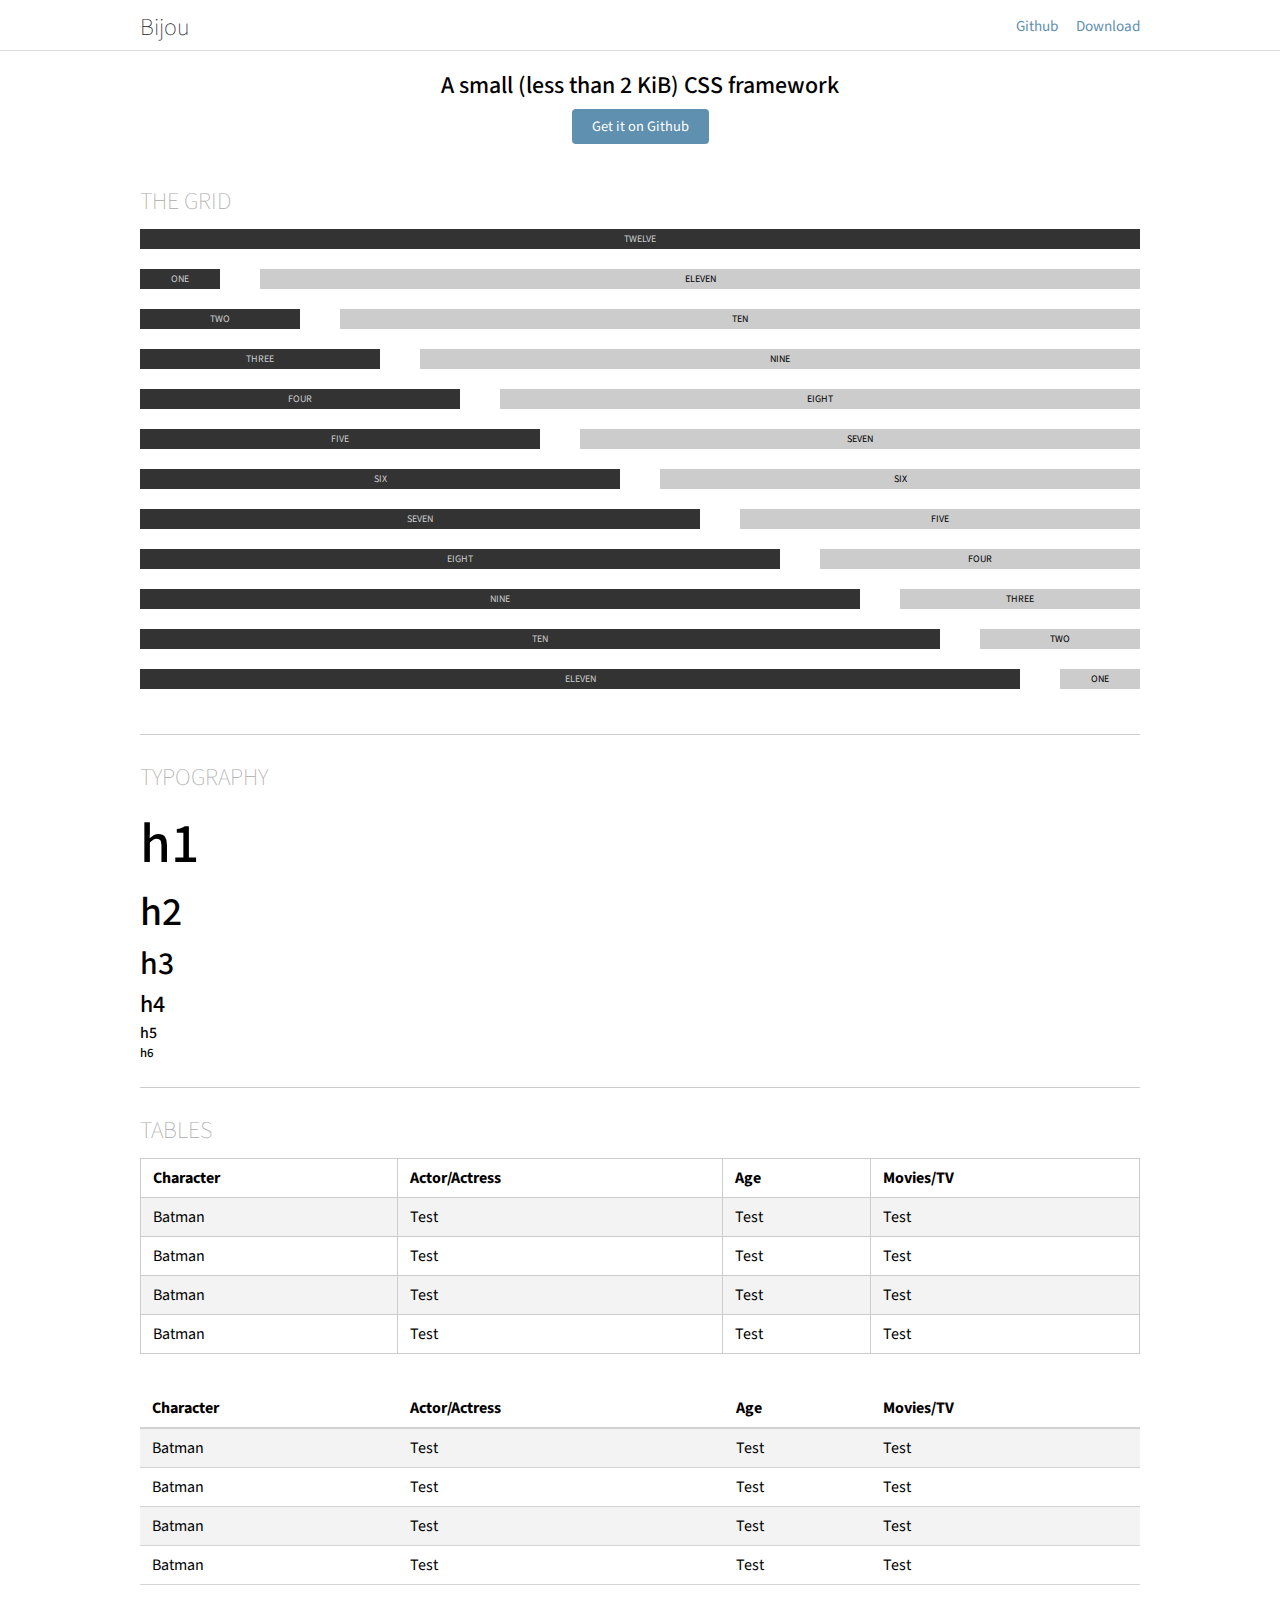
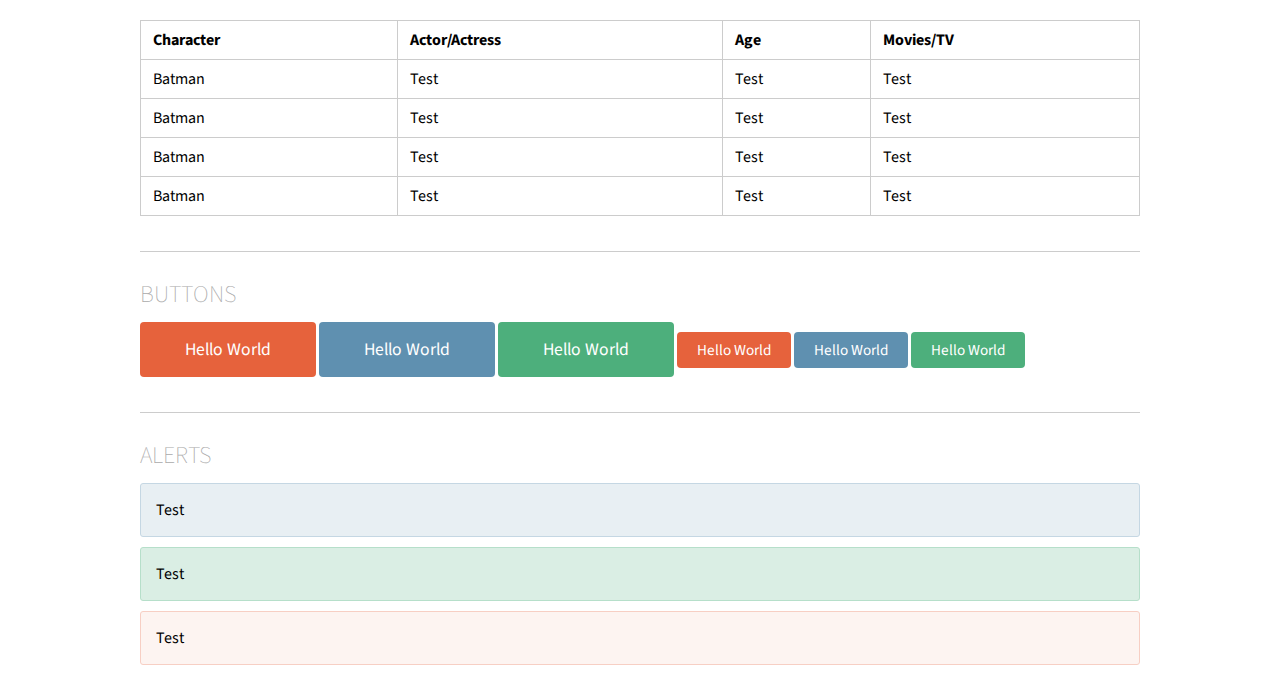
<file: bijou-master/index.html>
<!DOCTYPE html>
<html lang='en'>
  <head>
    <title>Bijou CSS Framework</title>
    <meta name="description" content="A beautiful CSS framework in under 2 KiB">
    <meta name="viewport" content="width=device-width, initial-scale=1.0" />
    <link rel="stylesheet" href="css/bijou.min.css">
    <style type='text/css'>
      body{
        margin-top:60px;
      }
      .light{
        background:#CCC;'
        color:#333;
      }
      .dark{
        background:#333;
        color:#CCC;
      }
      .grid{
        text-align:center;
        font-size:10px;
      }
      .banner{
        text-align:center;
        padding:10px 0;
      }
      .table{
        margin-bottom:35px;
      }
      .banner button{
        margin-top:7px;
      }
      .divider{
        width:100%;
        background:#CCC;
        height:1px;
        margin:25px 0;
      }
      .explainer{
        font-weight:200;
        color:#AAA;
        margin-bottom:10px;
      }
      button{
      	margin-bottom:10px;
      }
    </style>
    <script>
      !function(g,s,q,r,d){r=g[r]=g[r]||function(){(r.q=r.q||[]).push(
      arguments)};d=s.createElement(q);q=s.getElementsByTagName(q)[0];
      d.src='//d1l6p2sc9645hc.cloudfront.net/tracker.js';q.parentNode.
      insertBefore(d,q)}(window,document,'script','_gs');

      _gs('GSN-340356-F');
    </script>
  </head>
  <body>
    <div class='navbar fixed'>
      <div class='container'>
        <h4 class='pull-left'>Bijou</h4>
        <ul class='pull-right'>
          <li><a href='https://github.com/andhart/bijou'>Github</a></li>
          <li><a href='https://github.com/andhart/bijou/archive/master.zip'>Download</a></li>
        </ul>
      </div>
    </div>
    <div class='container'>
      
      <div class='banner row'>
        <div class='span twelve'>
          <h4>A small (less than 2 KiB) CSS framework</h4>
          <a href='https://github.com/andhart/bijou'><button class='button primary small'>Get it on Github</button></a>
        </div>
      </div>
      
      <h4 class='explainer'>THE GRID</h4>
      <div class='grid'>
        <div class='row'>
          <div class='span twelve dark'>TWELVE</div>
        </div>
        <div class='row'>
          <div class='span one dark'>ONE</div><div class='span eleven light'>ELEVEN</div>
        </div>
        <div class='row'>
          <div class='span two dark'>TWO</div><div class='span ten light'>TEN</div>
        </div>
        <div class='row'>
          <div class='span three dark'>THREE</div><div class='span nine light'>NINE</div>
        </div>
        <div class='row'>
          <div class='span four dark'>FOUR</div><div class='span eight light'>EIGHT</div>
        </div>
        <div class='row'>
          <div class='span five dark'>FIVE</div><div class='span seven light'>SEVEN</div>
        </div>
        <div class='row'>
          <div class='span six dark'>SIX</div><div class='span six light'>SIX</div>
        </div>
        <div class='row'>
          <div class='span seven dark'>SEVEN</div><div class='span five light'>FIVE</div>
        </div>
        <div class='row'>
          <div class='span eight dark'>EIGHT</div><div class='span four light'>FOUR</div>
        </div>
        <div class='row'>
          <div class='span nine dark'>NINE</div><div class='span three light'>THREE</div>
        </div>
        <div class='row'>
          <div class='span ten dark'>TEN</div><div class='span two light'>TWO</div>
        </div>
        <div class='row'>
          <div class='span eleven dark'>ELEVEN</div><div class='span one light'>ONE</div>
        </div>
      </div>
      <div class='divider'></div>
      <h4 class='explainer'>TYPOGRAPHY</h4>
      
      <h1>h1</h1>
      <h2>h2</h2>
      <h3>h3</h3>
      <h4>h4</h4>
      <h5>h5</h5>
      <h6>h6</h6>
      
      <div class='divider'></div>
      <h4 class='explainer'>TABLES</h4>
      
      <table class='table table-striped table-bordered'>
        <thead>
          <tr>
            <th>Character</th>
            <th>Actor/Actress</th>
            <th>Age</th>
            <th>Movies/TV</th>
          </tr>
        </thead>
        <tbody>
          <tr>
            <td>Batman</td>
            <td>Test</td>
            <td>Test</td>
            <td>Test</td>
          </tr>
          <tr>
            <td>Batman</td>
            <td>Test</td>
            <td>Test</td>
            <td>Test</td>
          </tr>
          <tr>
            <td>Batman</td>
            <td>Test</td>
            <td>Test</td>
            <td>Test</td>
          </tr>
          <tr>
            <td>Batman</td>
            <td>Test</td>
            <td>Test</td>
            <td>Test</td>
          </tr>
        </tbody>
      </table>
      
      <table class='table table-striped'>
        <thead>
          <tr>
            <th>Character</th>
            <th>Actor/Actress</th>
            <th>Age</th>
            <th>Movies/TV</th>
          </tr>
        </thead>
        <tbody>
          <tr>
            <td>Batman</td>
            <td>Test</td>
            <td>Test</td>
            <td>Test</td>
          </tr>
          <tr>
            <td>Batman</td>
            <td>Test</td>
            <td>Test</td>
            <td>Test</td>
          </tr>
          <tr>
            <td>Batman</td>
            <td>Test</td>
            <td>Test</td>
            <td>Test</td>
          </tr>
          <tr>
            <td>Batman</td>
            <td>Test</td>
            <td>Test</td>
            <td>Test</td>
          </tr>
        </tbody>
      </table>
      
      <table class='table table-bordered'>
        <thead>
          <tr>
            <th>Character</th>
            <th>Actor/Actress</th>
            <th>Age</th>
            <th>Movies/TV</th>
          </tr>
        </thead>
        <tbody>
          <tr>
            <td>Batman</td>
            <td>Test</td>
            <td>Test</td>
            <td>Test</td>
          </tr>
          <tr>
            <td>Batman</td>
            <td>Test</td>
            <td>Test</td>
            <td>Test</td>
          </tr>
          <tr>
            <td>Batman</td>
            <td>Test</td>
            <td>Test</td>
            <td>Test</td>
          </tr>
          <tr>
            <td>Batman</td>
            <td>Test</td>
            <td>Test</td>
            <td>Test</td>
          </tr>
        </tbody>
      </table>
      <div class='divider'></div>
      <h4 class='explainer'>BUTTONS</h4>
      
      <button class='button danger large'>Hello World</button>
      <button class='button primary large'>Hello World</button>
      <button class='button success large'>Hello World</button>
      <button class='button danger small'>Hello World</button>
      <button class='button primary small'>Hello World</button>
      <button class='button success small'>Hello World</button>
      
      <div class='divider'></div>
      <h4 class='explainer'>ALERTS</h4>
      
      <div class='alert primary'><p>Test</p></div>
      <div class='alert success'><p>Test</p></div>
      <div class='alert danger'><p>Test</p></div>
      
    </div>
  </body>
</html>
</file>
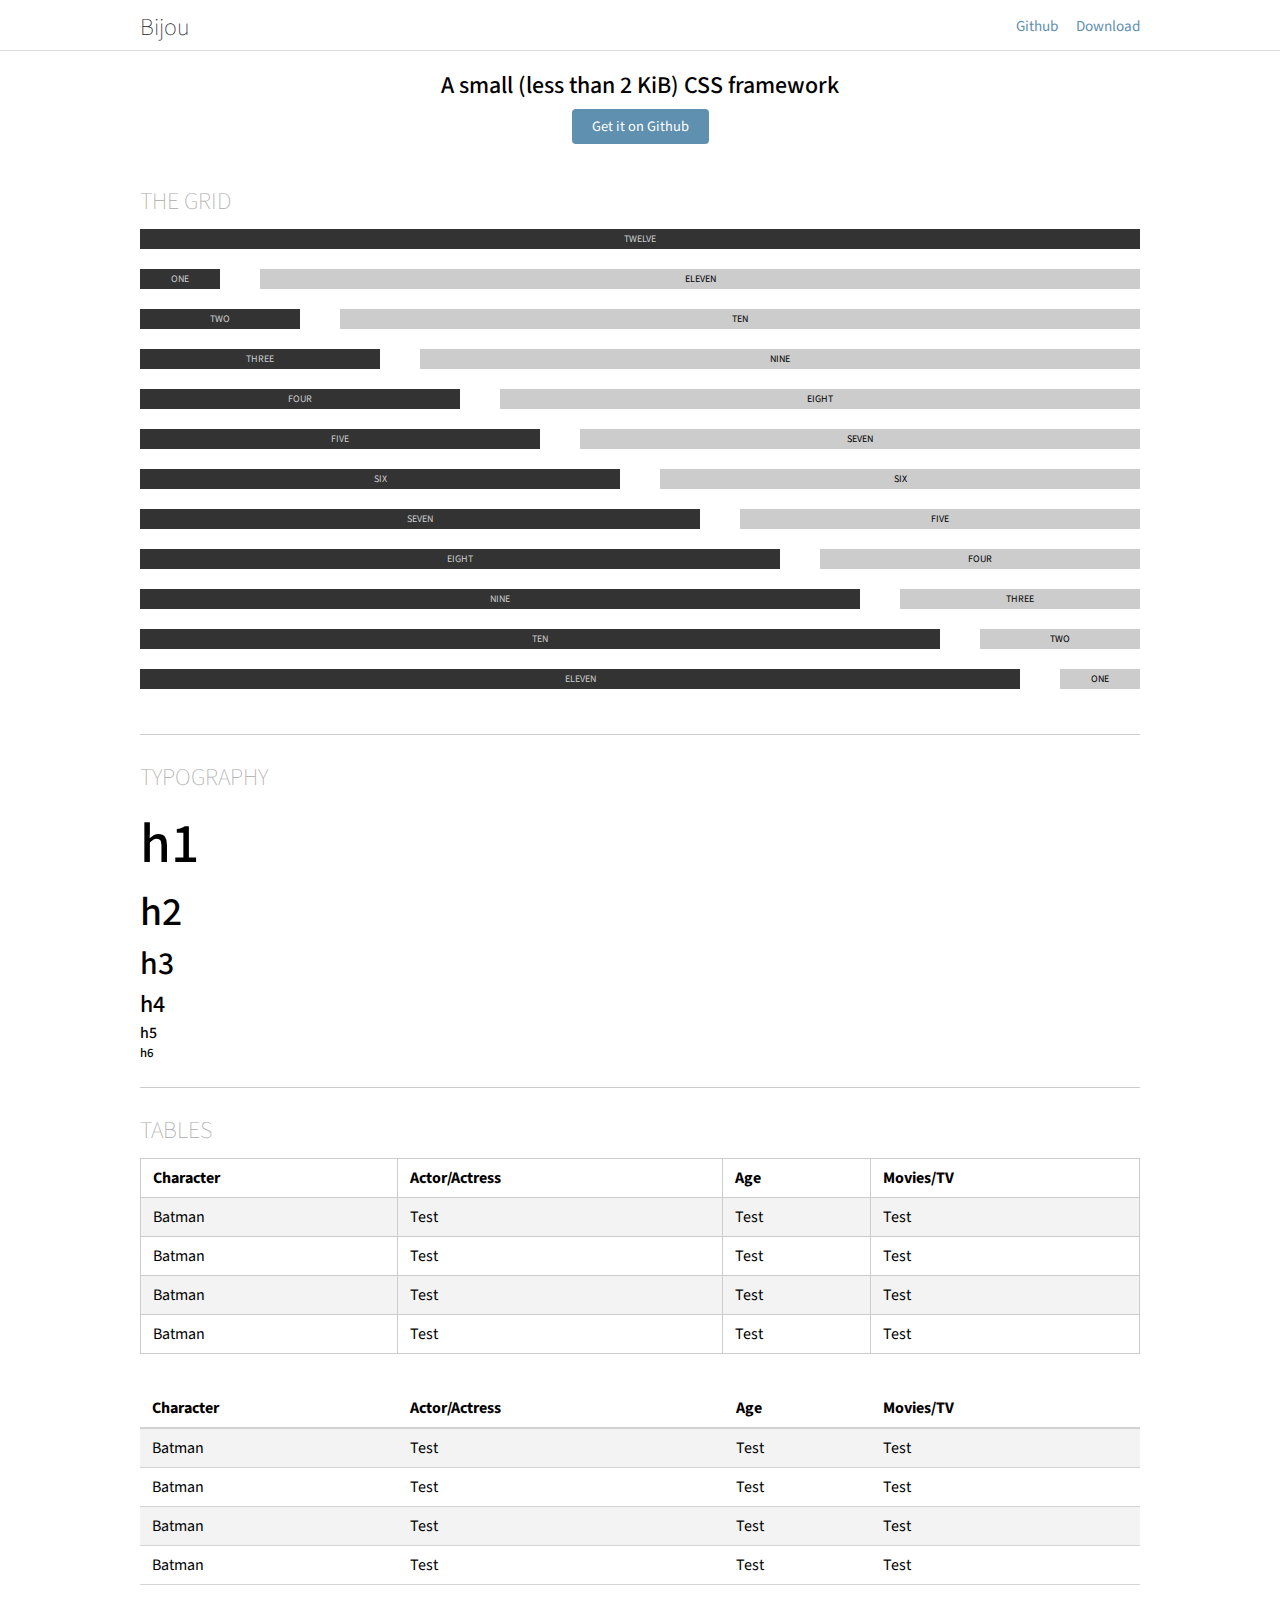
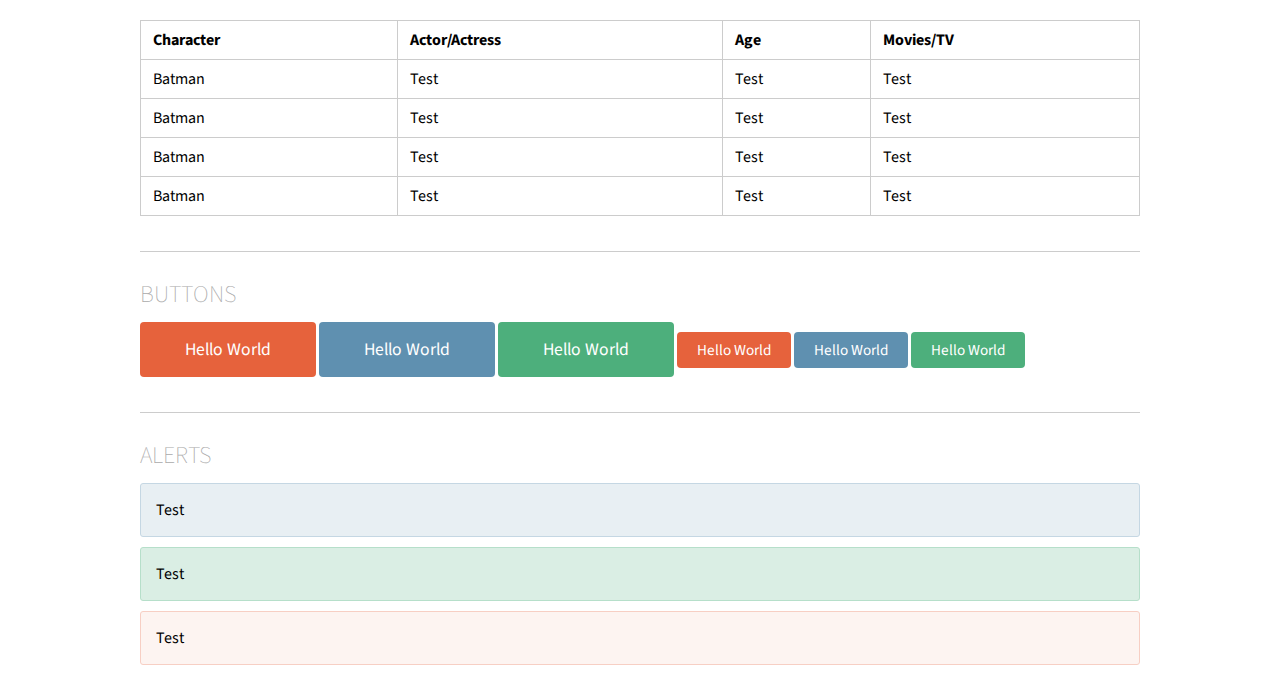
<file: sgpd/bijou-master/index.html>
<!DOCTYPE html>
<html lang='en'>
  <head>
    <title>Bijou CSS Framework</title>
    <meta name="description" content="A beautiful CSS framework in under 2 KiB">
    <meta name="viewport" content="width=device-width, initial-scale=1.0" />
    <link rel="stylesheet" href="css/bijou.min.css">
    <style type='text/css'>
      body{
        margin-top:60px;
      }
      .light{
        background:#CCC;'
        color:#333;
      }
      .dark{
        background:#333;
        color:#CCC;
      }
      .grid{
        text-align:center;
        font-size:10px;
      }
      .banner{
        text-align:center;
        padding:10px 0;
      }
      .table{
        margin-bottom:35px;
      }
      .banner button{
        margin-top:7px;
      }
      .divider{
        width:100%;
        background:#CCC;
        height:1px;
        margin:25px 0;
      }
      .explainer{
        font-weight:200;
        color:#AAA;
        margin-bottom:10px;
      }
      button{
      	margin-bottom:10px;
      }
    </style>
    <script>
      !function(g,s,q,r,d){r=g[r]=g[r]||function(){(r.q=r.q||[]).push(
      arguments)};d=s.createElement(q);q=s.getElementsByTagName(q)[0];
      d.src='//d1l6p2sc9645hc.cloudfront.net/tracker.js';q.parentNode.
      insertBefore(d,q)}(window,document,'script','_gs');

      _gs('GSN-340356-F');
    </script>
  </head>
  <body>
    <div class='navbar fixed'>
      <div class='container'>
        <h4 class='pull-left'>Bijou</h4>
        <ul class='pull-right'>
          <li><a href='https://github.com/andhart/bijou'>Github</a></li>
          <li><a href='https://github.com/andhart/bijou/archive/master.zip'>Download</a></li>
        </ul>
      </div>
    </div>
    <div class='container'>
      
      <div class='banner row'>
        <div class='span twelve'>
          <h4>A small (less than 2 KiB) CSS framework</h4>
          <a href='https://github.com/andhart/bijou'><button class='button primary small'>Get it on Github</button></a>
        </div>
      </div>
      
      <h4 class='explainer'>THE GRID</h4>
      <div class='grid'>
        <div class='row'>
          <div class='span twelve dark'>TWELVE</div>
        </div>
        <div class='row'>
          <div class='span one dark'>ONE</div><div class='span eleven light'>ELEVEN</div>
        </div>
        <div class='row'>
          <div class='span two dark'>TWO</div><div class='span ten light'>TEN</div>
        </div>
        <div class='row'>
          <div class='span three dark'>THREE</div><div class='span nine light'>NINE</div>
        </div>
        <div class='row'>
          <div class='span four dark'>FOUR</div><div class='span eight light'>EIGHT</div>
        </div>
        <div class='row'>
          <div class='span five dark'>FIVE</div><div class='span seven light'>SEVEN</div>
        </div>
        <div class='row'>
          <div class='span six dark'>SIX</div><div class='span six light'>SIX</div>
        </div>
        <div class='row'>
          <div class='span seven dark'>SEVEN</div><div class='span five light'>FIVE</div>
        </div>
        <div class='row'>
          <div class='span eight dark'>EIGHT</div><div class='span four light'>FOUR</div>
        </div>
        <div class='row'>
          <div class='span nine dark'>NINE</div><div class='span three light'>THREE</div>
        </div>
        <div class='row'>
          <div class='span ten dark'>TEN</div><div class='span two light'>TWO</div>
        </div>
        <div class='row'>
          <div class='span eleven dark'>ELEVEN</div><div class='span one light'>ONE</div>
        </div>
      </div>
      <div class='divider'></div>
      <h4 class='explainer'>TYPOGRAPHY</h4>
      
      <h1>h1</h1>
      <h2>h2</h2>
      <h3>h3</h3>
      <h4>h4</h4>
      <h5>h5</h5>
      <h6>h6</h6>
      
      <div class='divider'></div>
      <h4 class='explainer'>TABLES</h4>
      
      <table class='table table-striped table-bordered'>
        <thead>
          <tr>
            <th>Character</th>
            <th>Actor/Actress</th>
            <th>Age</th>
            <th>Movies/TV</th>
          </tr>
        </thead>
        <tbody>
          <tr>
            <td>Batman</td>
            <td>Test</td>
            <td>Test</td>
            <td>Test</td>
          </tr>
          <tr>
            <td>Batman</td>
            <td>Test</td>
            <td>Test</td>
            <td>Test</td>
          </tr>
          <tr>
            <td>Batman</td>
            <td>Test</td>
            <td>Test</td>
            <td>Test</td>
          </tr>
          <tr>
            <td>Batman</td>
            <td>Test</td>
            <td>Test</td>
            <td>Test</td>
          </tr>
        </tbody>
      </table>
      
      <table class='table table-striped'>
        <thead>
          <tr>
            <th>Character</th>
            <th>Actor/Actress</th>
            <th>Age</th>
            <th>Movies/TV</th>
          </tr>
        </thead>
        <tbody>
          <tr>
            <td>Batman</td>
            <td>Test</td>
            <td>Test</td>
            <td>Test</td>
          </tr>
          <tr>
            <td>Batman</td>
            <td>Test</td>
            <td>Test</td>
            <td>Test</td>
          </tr>
          <tr>
            <td>Batman</td>
            <td>Test</td>
            <td>Test</td>
            <td>Test</td>
          </tr>
          <tr>
            <td>Batman</td>
            <td>Test</td>
            <td>Test</td>
            <td>Test</td>
          </tr>
        </tbody>
      </table>
      
      <table class='table table-bordered'>
        <thead>
          <tr>
            <th>Character</th>
            <th>Actor/Actress</th>
            <th>Age</th>
            <th>Movies/TV</th>
          </tr>
        </thead>
        <tbody>
          <tr>
            <td>Batman</td>
            <td>Test</td>
            <td>Test</td>
            <td>Test</td>
          </tr>
          <tr>
            <td>Batman</td>
            <td>Test</td>
            <td>Test</td>
            <td>Test</td>
          </tr>
          <tr>
            <td>Batman</td>
            <td>Test</td>
            <td>Test</td>
            <td>Test</td>
          </tr>
          <tr>
            <td>Batman</td>
            <td>Test</td>
            <td>Test</td>
            <td>Test</td>
          </tr>
        </tbody>
      </table>
      <div class='divider'></div>
      <h4 class='explainer'>BUTTONS</h4>
      
      <button class='button danger large'>Hello World</button>
      <button class='button primary large'>Hello World</button>
      <button class='button success large'>Hello World</button>
      <button class='button danger small'>Hello World</button>
      <button class='button primary small'>Hello World</button>
      <button class='button success small'>Hello World</button>
      
      <div class='divider'></div>
      <h4 class='explainer'>ALERTS</h4>
      
      <div class='alert primary'><p>Test</p></div>
      <div class='alert success'><p>Test</p></div>
      <div class='alert danger'><p>Test</p></div>
      
    </div>
  </body>
</html>
</file>
<file: bijou-master/css/bijou.min.css>
@import url(http://fonts.googleapis.com/css?family=Source+Sans+Pro:300,400,600,700);a{font-size:.95em;text-decoration:none;color:#5f90b0}a:hover{color:#406882}*{margin:0;padding:0;font-family:"Source Sans Pro",sans-serif}.container{width:1000px;margin:0 auto}.pull-left{float:left}.pull-right{float:right}.row{min-height:2em;line-height:2em;width:100%}.span{float:left;display:inline;min-height:1em;margin:0 2% 20px 2%}.span:first-child{margin-left:0}.span:last-child{margin-right:0}.one{width:8%}.two{width:16%}.three{width:24%}.four{width:32%}.five{width:40%}.six{width:48%}.seven{width:56%}.eight{width:64%}.nine{width:72%}.ten{width:80%}.eleven{width:88%}.twelve{width:100%}.container:after{content:"\0020";display:block;height:0;clear:both;visibility:hidden}.row:before,.row:after{content:'\0020';display:block;overflow:hidden;visibility:hidden;width:0;height:0}.row:after{clear:both}.row{zoom:1}h1,h2,h3,h4,h5,h6{font-weight:500}h1{font-size:3.5em}h2{font-size:2.5em}h3{font-size:2em}h4{font-size:1.5em}h5{font-size:1em}h6{font-size:.8em}.table{width:100%;border-spacing:0;border-collapse:collapse;text-align:left}.table th,.table td{border-bottom:2px #d1d1d1 solid;padding:8px 12px}.table td{border-bottom:1px #d4d4d4 solid}.table.table-striped tbody tr:nth-child(2n+1){background-color:#f3f3f3}.table.table-bordered{border:1px #CCC solid}.table.table-bordered td,.table.table-bordered th{border:1px #CCC solid}.button{border:0;border-radius:4px;outline:0;cursor:pointer;}.button.small{padding:7px 20px;font-size:.95em}.button.large{padding:15px 45px;font-size:1.1em}.button.primary{color:#FFF;background:#5f90b0}.button.primary:hover{background:#5589ab}.button.success{color:#FFF;background:#4daf7c}.button.success:hover{background:#48a474}.button.danger{color:#FFF;background:#e6623c}.button.danger:hover{background:#e4572e}.navbar{background:#FFF;padding:10px;margin-bottom:10px;border-bottom:1px #DDD solid;height:30px}.navbar h4{color:#191919;font-weight:200}.navbar li{display:inline-block;padding:.3em 15px 0 0}.navbar li:last-child{padding-right:0}.navbar.fixed{position:fixed;left:0;right:0;top:0}.alert{padding:15px;margin:10px 0;border-radius:3px}.alert.primary{background:#e8eff3;border:1px #c5d7e3 solid}.alert.success{background:#daeee4;border:1px #b6dfca solid}.alert.danger{background:#fdf4f1;border:1px #f7cfc4 solid}@media only screen and (min-width: 768px) and (max-width: 999px){.container{width:768px}}@media only screen and (max-width: 767px){.container{width:300px}.container .table{width:100%;display:block;overflow:auto}}@media only screen and (min-width: 480px) and (max-width: 767px){.container{width:420px}.container .table{display:table}}
</file>
<file: sgpd/bijou-master/css/bijou.min.css>
@import url(http://fonts.googleapis.com/css?family=Source+Sans+Pro:300,400,600,700);a{font-size:.95em;text-decoration:none;color:#5f90b0}a:hover{color:#406882}*{margin:0;padding:0;font-family:"Source Sans Pro",sans-serif}.container{width:1000px;margin:0 auto}.pull-left{float:left}.pull-right{float:right}.row{min-height:2em;line-height:2em;width:100%}.span{float:left;display:inline;min-height:1em;margin:0 2% 20px 2%}.span:first-child{margin-left:0}.span:last-child{margin-right:0}.one{width:8%}.two{width:16%}.three{width:24%}.four{width:32%}.five{width:40%}.six{width:48%}.seven{width:56%}.eight{width:64%}.nine{width:72%}.ten{width:80%}.eleven{width:88%}.twelve{width:100%}.container:after{content:"\0020";display:block;height:0;clear:both;visibility:hidden}.row:before,.row:after{content:'\0020';display:block;overflow:hidden;visibility:hidden;width:0;height:0}.row:after{clear:both}.row{zoom:1}h1,h2,h3,h4,h5,h6{font-weight:500}h1{font-size:3.5em}h2{font-size:2.5em}h3{font-size:2em}h4{font-size:1.5em}h5{font-size:1em}h6{font-size:.8em}.table{width:100%;border-spacing:0;border-collapse:collapse;text-align:left}.table th,.table td{border-bottom:2px #d1d1d1 solid;padding:8px 12px}.table td{border-bottom:1px #d4d4d4 solid}.table.table-striped tbody tr:nth-child(2n+1){background-color:#f3f3f3}.table.table-bordered{border:1px #CCC solid}.table.table-bordered td,.table.table-bordered th{border:1px #CCC solid}.button{border:0;border-radius:4px;outline:0;cursor:pointer;}.button.small{padding:7px 20px;font-size:.95em}.button.large{padding:15px 45px;font-size:1.1em}.button.primary{color:#FFF;background:#5f90b0}.button.primary:hover{background:#5589ab}.button.success{color:#FFF;background:#4daf7c}.button.success:hover{background:#48a474}.button.danger{color:#FFF;background:#e6623c}.button.danger:hover{background:#e4572e}.navbar{background:#FFF;padding:10px;margin-bottom:10px;border-bottom:1px #DDD solid;height:30px}.navbar h4{color:#191919;font-weight:200}.navbar li{display:inline-block;padding:.3em 15px 0 0}.navbar li:last-child{padding-right:0}.navbar.fixed{position:fixed;left:0;right:0;top:0}.alert{padding:15px;margin:10px 0;border-radius:3px}.alert.primary{background:#e8eff3;border:1px #c5d7e3 solid}.alert.success{background:#daeee4;border:1px #b6dfca solid}.alert.danger{background:#fdf4f1;border:1px #f7cfc4 solid}@media only screen and (min-width: 768px) and (max-width: 999px){.container{width:768px}}@media only screen and (max-width: 767px){.container{width:300px}.container .table{width:100%;display:block;overflow:auto}}@media only screen and (min-width: 480px) and (max-width: 767px){.container{width:420px}.container .table{display:table}}
</file>
